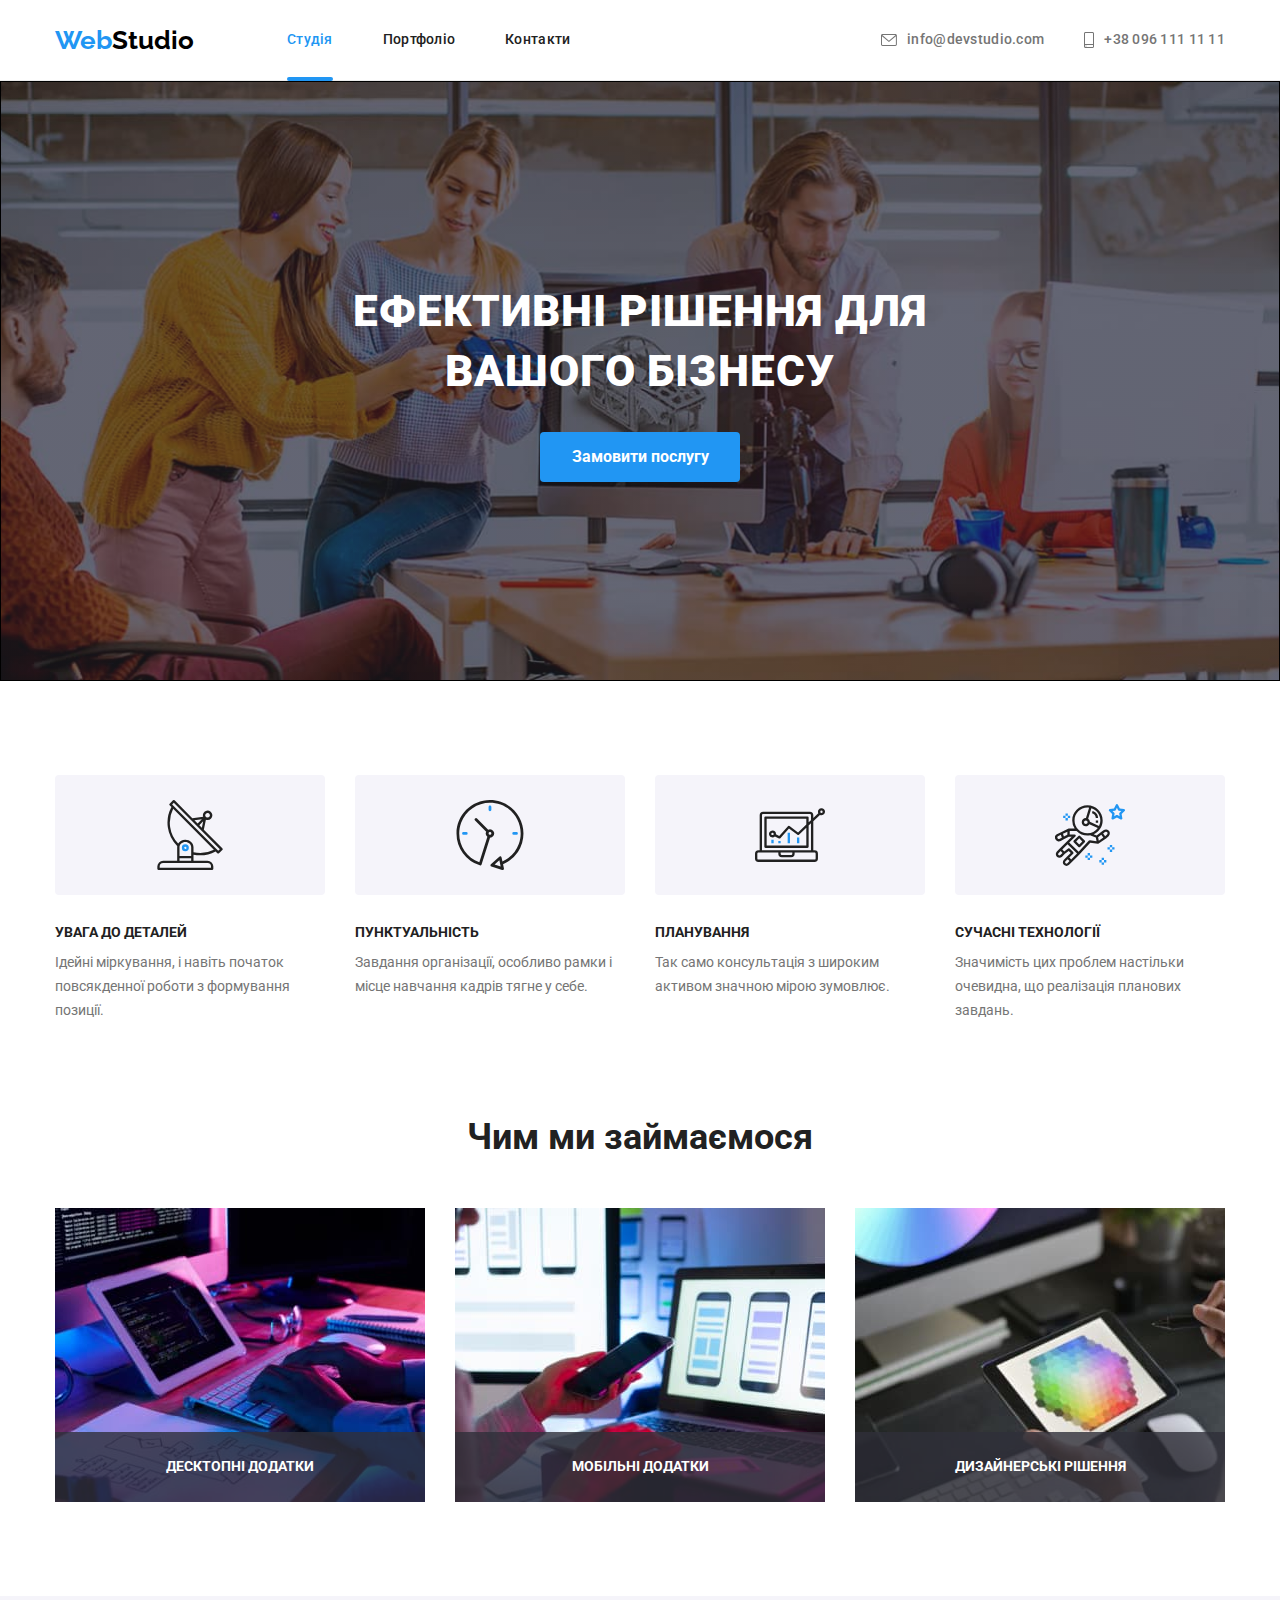
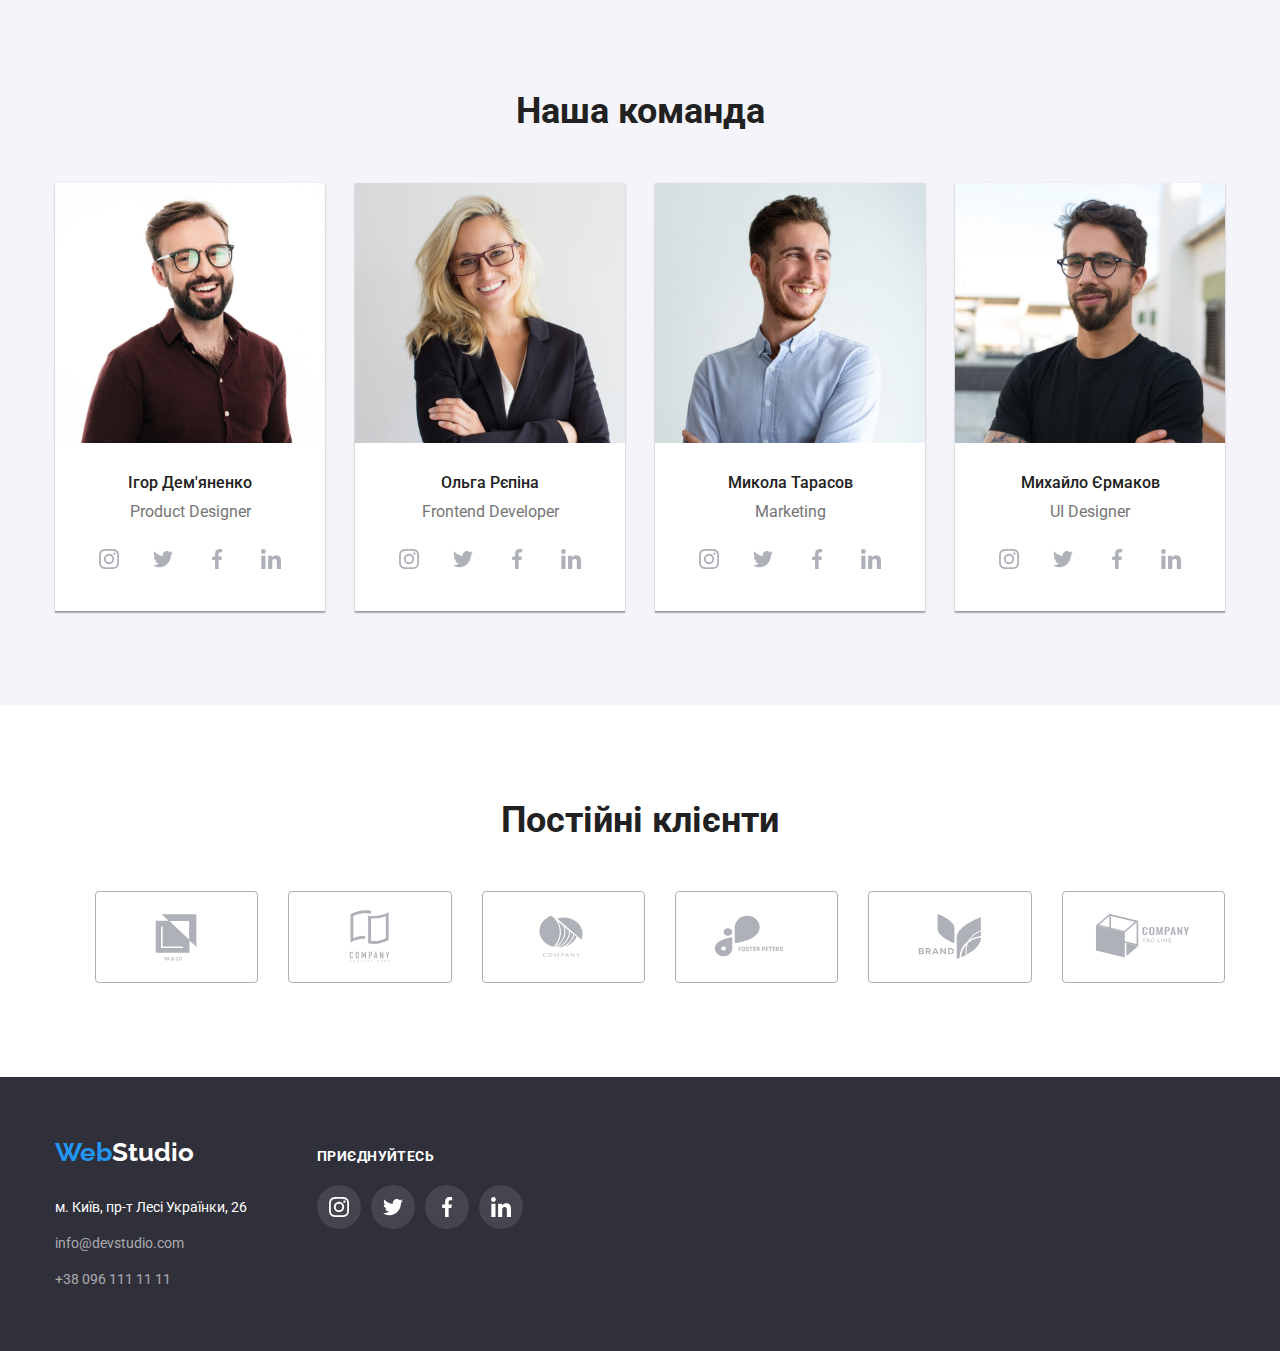
<file: index.html>
<!DOCTYPE html>
<html lang="uk">
  <head>
    <meta charset="UTF-8" />
    <meta http-equiv="X-UA-Compatible" content="IE=edge" />
    <meta name="viewport" content="width=device-width, initial-scale=1.0" />
    <title>Студія</title>
    <link
      href="https://fonts.googleapis.com/css2?family=Raleway:wght@700&family=Roboto:wght@400;500;700;900&display=swap"
      rel="stylesheet"
    />
    <link
      rel="stylesheet"
      href="https://cdnjs.cloudflare.com/ajax/libs/modern-normalize/1.1.0/modern-normalize.min.css"
    />
    <link rel="stylesheet" href="./css/styles.css" />
  </head>
  <body>
    <!--Шапка профілю-->
    <header class="header">
      <div class="container main-nav">
        <a href="./index.html" class="logo link"><span class="accent">Web</span>Studio</a>
        <nav class="nav-style">
          <ul class="site-nav list">
            <li class="item emphasis"><a href="./index.html" class="link current">Студія</a></li>
            <li class="item"><a href="./portfolio.html" class="link">Портфоліо</a></li>
            <li class="item"><a href="" class="link">Контакти</a></li>
          </ul>
        </nav>
        <ul class="auth-nav list">
          <li class="item">
          <a href="mailto:info@devstudio.com" class="link">
            <svg width="16" height="12">
              <use href="./images/icons.svg#icon-mail"></use>
            </svg>
            info@devstudio.com</a>
          </li>
          <li class="item"><a href="tel:+380961111111" class="link">
            <svg width="10" height="16">
              <use href="./images/icons.svg#icon-phone"></use>
            </svg> 
            +38 096 111 11 11</a></li>
        </ul>
      </div>
    </header>
    <main>
      <!--Герой-->
      <section class="hero ovarlay">
        <div class="container">
          <h1 class="hero-titlle">Ефективні рішення для вашого бізнесу</h1>
          <button data-modal-open class="hero-button" type="button">Замовити послугу</button>
        </div>
      </section>
      <!--Переваги-->
      <section class="section">
        <div class="container">
          <h2 class="visually-hidden">Переваги</h2>
          <ul class="list position">
            <li>
              <div class="advantage-style">
                <svg width="70" height="70">
                  <use href="./images/icons.svg#icon-antenna"></use>
                </svg>
              </div>
              <h3 class="section-titlle">Увага до деталей</h3>
              <p class="section-text">
                Ідейні міркування, і навіть початок повсякденної роботи з формування позиції.
              </p>
            </li>
            <li>
              <div class="advantage-style">
                <svg width="70" height="70">
                  <use href="./images/icons.svg#icon-clock"></use>
                </svg>
              </div>
              <h3 class="section-titlle">Пунктуальність</h3>
              <p class="section-text">
                Завдання організації, особливо рамки і місце навчання кадрів тягне у себе.
              </p>
            </li>
            <li>
              <div class="advantage-style">
                <svg width="70" height="70">
                  <use href="./images/icons.svg#icon-diagram"></use>
                </svg>
              </div>
              <h3 class="section-titlle">Планування</h3>
              <p class="section-text">
                Так само консультація з широким активом значною мірою зумовлює.
              </p>
            </li>
            <li>
              <div class="advantage-style">
                <svg width="70" height="70">
                  <use href="./images/icons.svg#icon-astronaut"></use>
                </svg>
              </div>
              <h3 class="section-titlle">Сучасні технології</h3>
              <p class="section-text">
                Значимість цих проблем настільки очевидна, що реалізація планових завдань.
              </p>
            </li>
          </ul>
        </div>
      </section>
      <!--Приклади робіт-->
      <section class="section no-padding">
        <div class="container">
          <h2 class="heading">Чим ми займаємося</h2>
          <ul class="list exemple">
            <li class="exemple-icon">
              <img
                class="images"
                src="./images/icon1.jpg"
                alt="Комп'ютер"
                width="370"
                height="294"
              />
                <h2 class="exemple-text">
                  Десктопні додатки
                </h2>
            </li>
            <li class="exemple-icon">
              <img class="images" src="./images/icon2.jpg" alt="Телефон" width="370" height="294" />
                <h2 class="exemple-text">Мобільні додатки</h2>
            </li>
            <li class="exemple-icon">
              <img class="images" src="./images/icon3.jpg" alt="Планшет" width="370" height="294" />
                <h2 class="exemple-text">
                  Дизайнерські рішення
                </h2>
            </li>
          </ul>
        </div>
      </section>
      <!--Працівники-->
      <section class="design section">
        <div class="container">
          <h2 class="heading">Наша команда</h2>
          <ul class="aside list team">
            <li class="shadov-employees">
              <img
                class="images"
                src="./images/foto1.jpg"
                alt="Фото Ігоря Дем'яненко"
                width="270"
                height="260"
              />
              <div class="design-color">
                <h3 class="aside-titlle">Ігор Дем'яненко</h3>
                <p class="aside-text">Product Designer</p>
                <ul class="socials-list">
                  <li class="list-item">
                    <a href="#" class="socials-link" >
                      <svg width="20" height="20"> 
                        <use href="./images/icons.svg#icon-instagram"></use>
                      </svg>
                    </a>
                  </li>
                  <li class="list-item">
                    <a href="#" class="socials-link">
                      <svg width="20" height="20"> 
                        <use href="./images/icons.svg#icon-twitter"></use>
                      </svg>
                    </a>
                  </li>
                  <li class="list-item">
                    <a href="#" class="socials-link">
                      <svg width="20" height="20"> 
                        <use href="./images/icons.svg#icon-facebook"></use>
                      </svg>
                    </a>
                  </li>
                  <li class="list-item">
                    <a href="#" class="socials-link">
                      <svg width="20" height="20"> 
                        <use href="./images/icons.svg#icon-linkedin"></use>
                      </svg>
                    </a>
                  </li>
                </ul>
              </div>
            </li>
            <li class="shadov-employees">
              <img
                class="images"
                src="./images/foto2.jpg"
                alt="Фото Ольги Рєпіной"
                width="270"
                height="260"
              />
              <div class="design-color">
                <h3 class="aside-titlle">Ольга Рєпіна</h3>
                <p class="aside-text">Frontend Developer</p>
                <ul class="socials-list">
                  <li class="list-item">
                    <a href="#" class="socials-link">
                      <svg width="20" height="20"> 
                        <use href="./images/icons.svg#icon-instagram"></use>
                      </svg>
                    </a>
                  </li>
                  <li class="list-item">
                    <a href="#" class="socials-link">
                      <svg width="20" height="20"> 
                        <use href="./images/icons.svg#icon-twitter"></use>
                      </svg>
                    </a>
                  </li>
                  <li class="list-item">
                    <a href="#" class="socials-link">
                      <svg width="20" height="20"> 
                        <use href="./images/icons.svg#icon-facebook"></use>
                      </svg>
                    </a>
                  </li>
                  <li class="list-item">
                    <a href="#" class="socials-link">
                      <svg width="20" height="20"> 
                        <use href="./images/icons.svg#icon-linkedin"></use>
                      </svg>
                    </a>
                  </li>
                </ul>
              </div>
            </li>
            <li class="shadov-employees">
              <img
                class="images"
                src="./images/foto3.jpg"
                alt="Фото Миколи Тарасова"
                width="270"
                height="260"
              />
              <div class="design-color">
                <h3 class="aside-titlle">Микола Тарасов</h3>
                <p class="aside-text">Marketing</p>
                <ul class="socials-list">
                  <li class="list-item">
                    <a href="#" class="socials-link">
                      <svg width="20" height="20"> 
                        <use href="./images/icons.svg#icon-instagram"></use>
                      </svg>
                    </a>
                  </li>
                  <li class="list-item">
                    <a href="#" class="socials-link">
                      <svg width="20" height="20"> 
                        <use href="./images/icons.svg#icon-twitter"></use>
                      </svg>
                    </a>
                  </li>
                  <li class="list-item">
                    <a href="#" class="socials-link">
                      <svg width="20" height="20"> 
                        <use href="./images/icons.svg#icon-facebook"></use>
                      </svg>
                    </a>
                  </li>
                  <li class="list-item">
                    <a href="#" class="socials-link">
                      <svg width="20" height="20"> 
                        <use href="./images/icons.svg#icon-linkedin"></use>
                      </svg>
                    </a>
                  </li>
                </ul>
              </div>
            </li>
            <li class="shadov-employees">
              <img
                class="images"
                src="./images/foto4.jpg"
                alt="Фото Михайла Єрмакова"
                width="270"
                height="260"
              />
              <div class="design-color">
                <h3 class="aside-titlle">Михайло Єрмаков</h3>
                <p class="aside-text">UI Designer</p>
                <ul class="socials-list">
                  <li class="list-item">
                    <a href="#" class="socials-link">
                      <svg width="20" height="20"> 
                        <use href="./images/icons.svg#icon-instagram"></use>
                      </svg>
                    </a>
                  </li>
                  <li class="list-item">
                    <a href="#" class="socials-link">
                      <svg width="20" height="20"> 
                        <use href="./images/icons.svg#icon-twitter"></use>
                      </svg>
                    </a>
                  </li>
                  <li class="list-item">
                    <a href="#" class="socials-link">
                      <svg width="20" height="20"> 
                        <use href="./images/icons.svg#icon-facebook"></use>
                      </svg>
                    </a>
                  </li>
                  <li class="list-item">
                    <a href="#" class="socials-link">
                      <svg width="20" height="20"> 
                        <use href="./images/icons.svg#icon-linkedin"></use>
                      </svg>
                    </a>
                  </li>
                </ul>
              </div>
            </li>
          </ul>
        </div>
      </section>
      <!--Постійні клієнти-->
      <section class="section">
        <div class="container">
          <h2 class="heading">Постійні клієнти</h2>
          <ul class="client-company">
            <li class="client-list">
              <a href="#" class="client-icon">
                <svg width="106" height="60">
                  <use href="./images/icons.svg#icon-Logo"></use>
                </svg>
              </a>
            </li>
            <li class="client-list">
              <a href="#" class="client-icon">
                <svg width="106" height="60">
                  <use href="./images/icons.svg#icon-Logo-1"></use>
                </svg>
              </a>
            </li>
            <li class="client-list">
              <a href="#" class="client-icon">
                <svg width="106" height="60">
                  <use href="./images/icons.svg#icon-Logo-2"></use>
                </svg>
              </a>
            </li>
            <li class="client-list">
              <a href="#" class="client-icon">
                <svg width="106" height="60">
                  <use href="./images/icons.svg#icon-Logo-3"></use>
                </svg>
              </a>
            </li>
            <li class="client-list">
              <a href="#" class="client-icon">
                <svg width="106" height="60">
                  <use href="./images/icons.svg#icon-Logo-4"></use>
                </svg>
              </a>
            </li>
            <li class="client-list">
              <a href="#" class="client-icon">
                <svg width="106" height="60">
                  <use href="./images/icons.svg#icon-Logo-5"></use>
                </svg>
              </a>
            </li>
          </ul>
        </div>
      </section>
    </main>
    <!--Футер-->
    <footer class="footer">
      <div class="container footer-box">
        <div>
          <a href="./index.html" class="logo link retreat"><span class="accent">Web</span>Studio</a>
        <address>
          <ul class="footer-nav list">
            <li class="footer-style">
              <a href="https://goo.gl/maps/CPtrU1FHBa2aNyZL9" class="adress link"
                >м. Київ, пр-т Лесі Українки, 26</a
              >
            </li>
            <li class="footer-style">
              <a href="mailto:info@devstudio.com" class="contacts link">info@devstudio.com</a>
            </li>
            <li class="footer-style no-margin">
              <a href="tel:+380961111111" class="contacts link">+38 096 111 11 11</a>
            </li>
          </ul>
        </address>
        </div>
        <div>
          <h2 class="footer-titlle">Приєднуйтесь</h2>
          <ul class="join-social-links list">
            <li class="list-item">
              <a href="#" class="socials-link-footer" >
                <svg width="20" height="20"> 
                  <use href="./images/icons.svg#icon-instagram"></use>
                </svg>
              </a>
            </li>
            <li class="list-item">
              <a href="#" class="socials-link-footer">
                <svg width="20" height="20"> 
                  <use href="./images/icons.svg#icon-twitter"></use>
                </svg>
              </a>
            </li>
            <li class="list-item">
              <a href="#" class="socials-link-footer">
                <svg width="20" height="20"> 
                  <use href="./images/icons.svg#icon-facebook"></use>
                </svg>
              </a>
            </li>
            <li class="list-item">
              <a href="#" class="socials-link-footer">
                <svg width="20" height="20"> 
                  <use href="./images/icons.svg#icon-linkedin"></use>
                </svg>
              </a>
            </li>
          </ul>
        </div>
      </div>
    </footer>
    <div class="backdrop is-hidden" data-modal>
      <div class="modal">
        <button data-modal-close class="modal-buttom" type="button">
          <svg width="18" height="18">
            <use href="./images/icons.svg#icon-close">
            </use>
          </svg>
        </button>
      </div>
    </div>

    <script src="./js/modal.js"></script>
  </body>
</html>
</file>
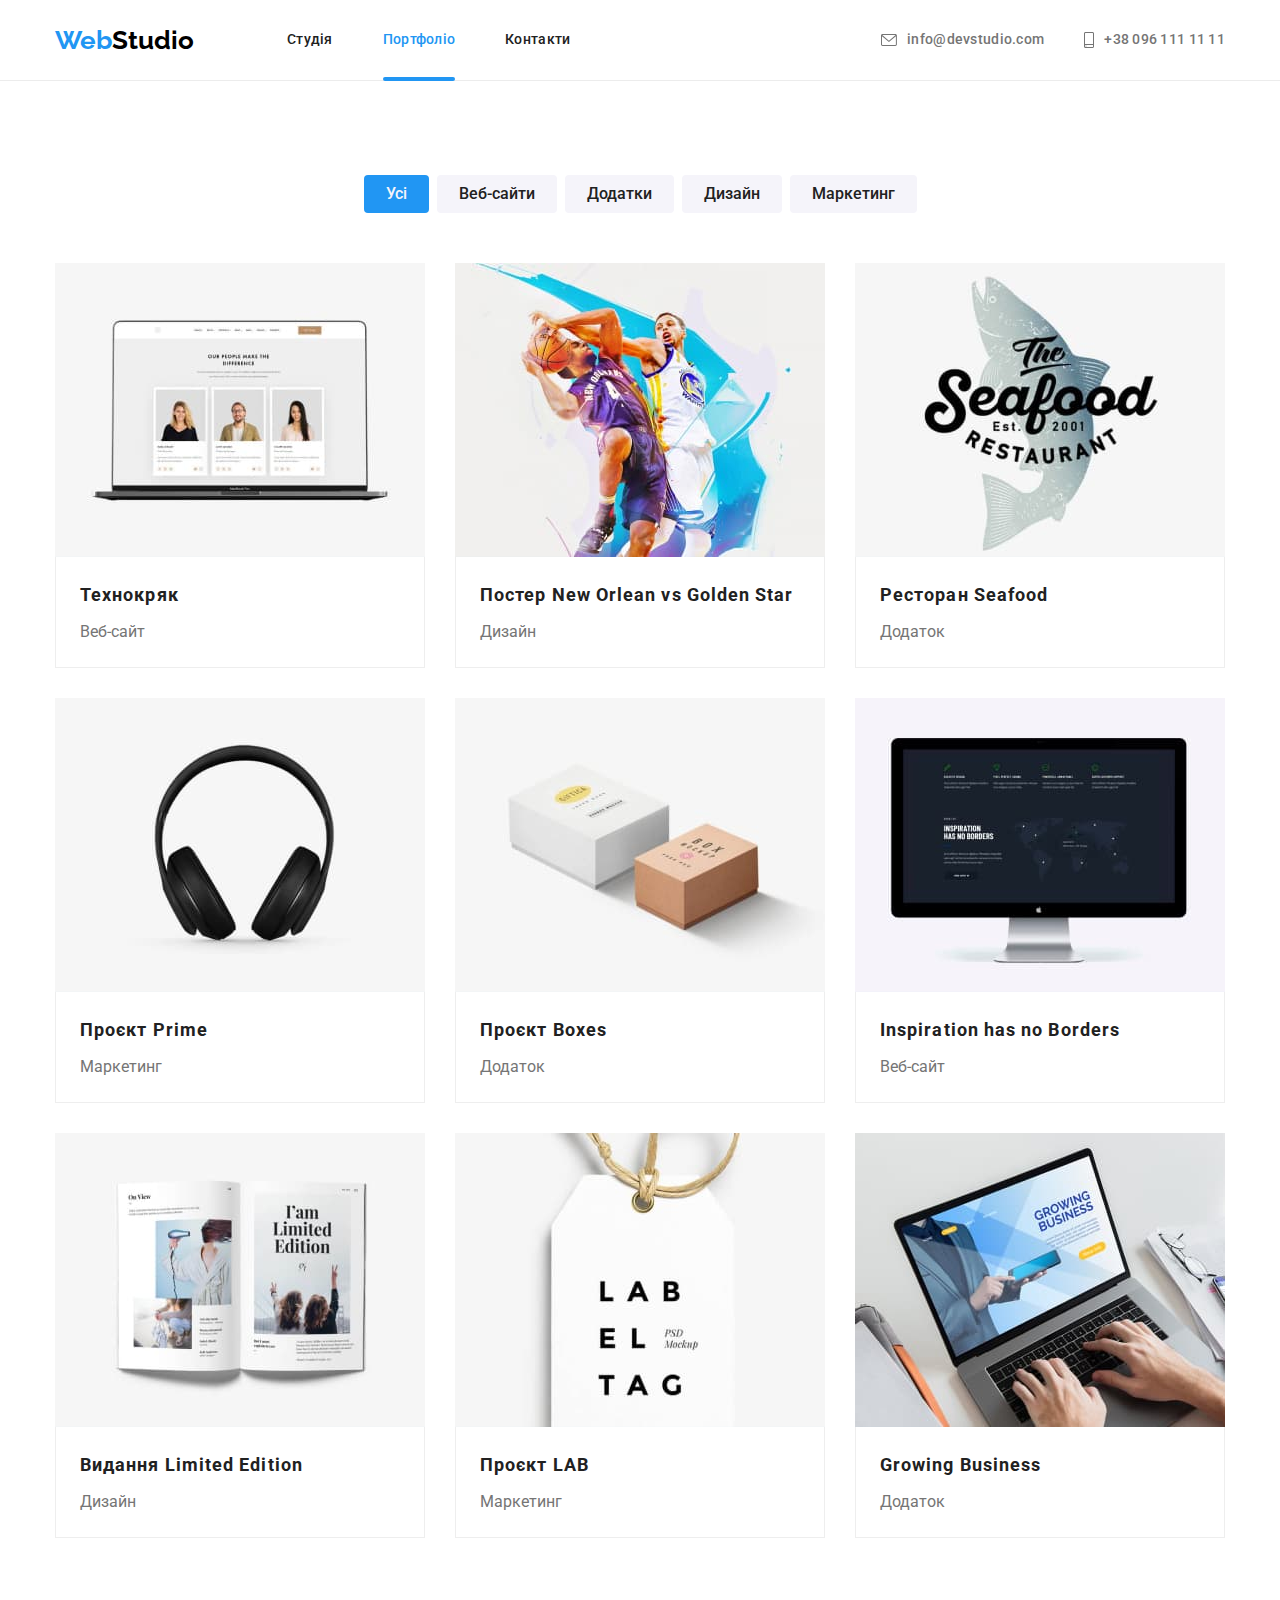
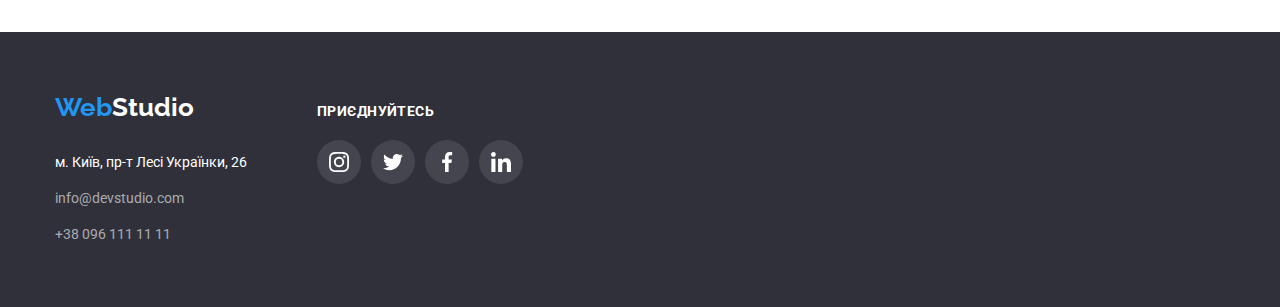
<file: portfolio.html>
<!DOCTYPE html>
<html lang="uk">
  <head>
    <meta charset="UTF-8" />
    <meta http-equiv="X-UA-Compatible" content="IE=edge" />
    <meta name="viewport" content="width=device-width, initial-scale=1.0" />
    <title>Портфоліо</title>
    <link
      href="https://fonts.googleapis.com/css2?family=Raleway:wght@700&family=Roboto:wght@400;500;700;900&display=swap"
      rel="stylesheet"
    />
    <link
      rel="stylesheet"
      href="https://cdnjs.cloudflare.com/ajax/libs/modern-normalize/1.1.0/modern-normalize.min.css"
    />
    <link rel="stylesheet" href="./css/styles.css" />
  </head>
  <body>
    <!--Шапка профілю-->
    <header class="header">
      <div class="container main-nav">
        <a href="./index.html" class="logo link"><span class="accent">Web</span>Studio</a>
        <nav class="nav-style">
          <ul class="site-nav list">
            <li class="item"><a href="./index.html" class="link">Студія</a></li>
            <li class="item emphasis"><a href="./portfolio.html" class="link current">Портфоліо</a></li>
            <li class="item"><a href="" class="link">Контакти</a></li>
          </ul>
        </nav>
        <ul class="auth-nav list">
          <li class="item">
            <a href="mailto:info@devstudio.com" class="link">
              <svg width="16" height="12">
                <use href="./images/icons.svg#icon-mail"></use>
              </svg>
              info@devstudio.com</a>
          </li>
          <li class="item"><a href="tel:+380961111111" class="link">
            <svg width="10" height="16">
              <use href="./images/icons.svg#icon-phone"></use>
            </svg>
            +38 096 111 11 11</a></li>
        </ul>
      </div>
    </header>
    <main>
      <!--Послуги-->
      <section class="section">
        <div class="container">
          <h1 class="visually-hidden">Портфоліо</h1>
          <ul class="page list">
            <li><button type="button" class="page-button current">Усі</button></li>
            <li><button type="button" class="page-button">Веб-сайти</button></li>
            <li><button type="button" class="page-button">Додатки</button></li>
            <li><button type="button" class="page-button">Дизайн</button></li>
            <li><button type="button" class="page-button">Маркетинг</button></li>
          </ul>
          <ul class="blok list">
            <li class="portfolio-examples-items">
              <a href="" class="link portfolio-examples-link">
                <div class="portfolio-thumb">
                <img
                  class="images"
                  src="./images/img1.jpg"
                  alt="Технокряк"
                  width="370"
                  height="294"
                />
                <p class="portfolio-overlay">Ресурс пропонує комплексні пропозиції з різним рівнем функціоналу та сервісів. Все це дозволить відвідувачу отримати вичерпні відомості про компанію чи приватну особу.</p>
              </div>
                <div class="wrapper border">
                  <h2 class="blok-titlle">Технокряк</h2>
                  <p class="blok-text">Веб-сайт</p>
                </div>
              </a>
            </li>
            <li class="portfolio-examples-items">
              <a href="" class="link portfolio-examples-link">
                <div class="portfolio-thumb">
                <img
                  class="images"
                  src="./images/img2.jpg"
                  alt="Постер New Orlean vs Golden Star"
                  width="370"
                  height="294"
                />
                <p class="portfolio-overlay">Ресурс пропонує комплексні пропозиції з різним рівнем функціоналу та сервісів. Все це дозволить відвідувачу отримати вичерпні відомості про компанію чи приватну особу.</p>
              </div>
                <div class="wrapper border">
                  <h2 class="blok-titlle">Постер New Orlean vs Golden Star</h2>
                  <p class="blok-text">Дизайн</p>
                </div>
              </a>
            </li>
            <li class="portfolio-examples-items">
              <a href="" class="link portfolio-examples-link">
                <div class="portfolio-thumb">
                <img
                  class="images"
                  src="./images/img3.jpg"
                  alt="Ресторан Seafood"
                  width="370"
                  height="294"
                />
                <p class="portfolio-overlay">Ресурс пропонує комплексні пропозиції з різним рівнем функціоналу та сервісів. Все це дозволить відвідувачу отримати вичерпні відомості про компанію чи приватну особу.</p>
                </div>
                <div class="wrapper border">
                  <h2 class="blok-titlle">Ресторан Seafood</h2>
                  <p class="blok-text">Додаток</p>
                </div>
              </a>
            </li>
            <li class="portfolio-examples-items">
              <a href="" class="link portfolio-examples-link">
                <div class="portfolio-thumb">
                <img
                  class="images"
                  src="./images/img4.jpg"
                  alt="Проєкт Prime"
                  width="370"
                  height="294"
                />
                <p class="portfolio-overlay">Ресурс пропонує комплексні пропозиції з різним рівнем функціоналу та сервісів. Все це дозволить відвідувачу отримати вичерпні відомості про компанію чи приватну особу.</p>
                </div>
                <div class="wrapper border">
                  <h2 class="blok-titlle">Проєкт Prime</h2>
                  <p class="blok-text">Маркетинг</p>
                </div>
              </a>
            </li>
            <li class="portfolio-examples-items">
              <a href="" class="link portfolio-examples-link">
                <div class="portfolio-thumb">
                <img
                  class="images"
                  src="./images/img5.jpg"
                  alt="Проєкт Boxes"
                  width="370"
                  height="294"
                />
                <p class="portfolio-overlay">Ресурс пропонує комплексні пропозиції з різним рівнем функціоналу та сервісів. Все це дозволить відвідувачу отримати вичерпні відомості про компанію чи приватну особу.</p>
                </div>
                <div class="wrapper border">
                  <h2 class="blok-titlle">Проєкт Boxes</h2>
                  <p class="blok-text">Додаток</p>
                </div>
              </a>
            </li>
            <li class="portfolio-examples-items">
              <a href="" class="link portfolio-examples-link">
                <div class="portfolio-thumb">
                <img
                  class="images"
                  src="./images/img6.jpg"
                  alt="Inspiration has no Borders"
                  width="370"
                  height="294"
                />
                <p class="portfolio-overlay">Ресурс пропонує комплексні пропозиції з різним рівнем функціоналу та сервісів. Все це дозволить відвідувачу отримати вичерпні відомості про компанію чи приватну особу.</p>
                </div>
                <div class="wrapper border">
                  <h2 class="blok-titlle">Inspiration has no Borders</h2>
                  <p class="blok-text">Веб-сайт</p>
                </div>
              </a>
            </li>
            <li class="portfolio-examples-items">
              <a href="" class="link portfolio-examples-link">
                <div class="portfolio-thumb">
                <img
                  class="images"
                  src="./images/img7.jpg"
                  alt="Видання Limited Edition"
                  width="370"
                  height="294"
                />
                <p class="portfolio-overlay">Ресурс пропонує комплексні пропозиції з різним рівнем функціоналу та сервісів. Все це дозволить відвідувачу отримати вичерпні відомості про компанію чи приватну особу.</p>
                </div>
                <div class="wrapper border">
                  <h2 class="blok-titlle">Видання Limited Edition</h2>
                  <p class="blok-text">Дизайн</p>
                </div>
              </a>
            </li>
            <li class="portfolio-examples-items">
              <a href="" class="link portfolio-examples-link">
                <div class="portfolio-thumb">
                <img
                  class="images"
                  src="./images/img8.jpg"
                  alt="Проєкт LAB"
                  width="370"
                  height="294"
                />
                <p class="portfolio-overlay">Ресурс пропонує комплексні пропозиції з різним рівнем функціоналу та сервісів. Все це дозволить відвідувачу отримати вичерпні відомості про компанію чи приватну особу.</p>
              </div>
                <div class="wrapper border">
                  <h2 class="blok-titlle">Проєкт LAB</h2>
                  <p class="blok-text">Маркетинг</p>
                </div>
              </a>
            </li>
            <li class="portfolio-examples-items">
              <a href="" class="link portfolio-examples-link">
                <div class="portfolio-thumb">
                <img
                  class="images"
                  src="./images/img9.jpg"
                  alt="Growing Business"
                  width="370"
                  height="294"
                />
                <p class="portfolio-overlay">Ресурс пропонує комплексні пропозиції з різним рівнем функціоналу та сервісів. Все це дозволить відвідувачу отримати вичерпні відомості про компанію чи приватну особу.</p>
                </div>
                <div class="wrapper border">
                  <h2 class="blok-titlle">Growing Business</h2>
                  <p class="blok-text">Додаток</p>
                </div>
              </a>
            </li>
          </ul>
        </div>
      </section>
    </main>
    <!--Футер-->
    <footer class="footer">
      <div class="container footer-box">
        <div>
          <a href="./index.html" class="logo link retreat"><span class="accent">Web</span>Studio</a>
        <address>
          <ul class="footer-nav list">
            <li class="footer-style">
              <a href="https://goo.gl/maps/CPtrU1FHBa2aNyZL9" class="adress link"
                >м. Київ, пр-т Лесі Українки, 26</a
              >
            </li>
            <li class="footer-style">
              <a href="mailto:info@devstudio.com" class="contacts link">info@devstudio.com</a>
            </li>
            <li class="footer-style no-margin">
              <a href="tel:+380961111111" class="contacts link">+38 096 111 11 11</a>
            </li>
          </ul>
        </address>
        </div>
        <div>
          <h2 class="footer-titlle">Приєднуйтесь</h2>
          <ul class="join-social-links list">
            <li class="list-item">
              <a href="#" class="socials-link-footer" >
                <svg width="20" height="20"> 
                  <use href="./images/icons.svg#icon-instagram"></use>
                </svg>
              </a>
            </li>
            <li class="list-item">
              <a href="#" class="socials-link-footer">
                <svg width="20" height="20"> 
                  <use href="./images/icons.svg#icon-twitter"></use>
                </svg>
              </a>
            </li>
            <li class="list-item">
              <a href="#" class="socials-link-footer">
                <svg width="20" height="20"> 
                  <use href="./images/icons.svg#icon-facebook"></use>
                </svg>
              </a>
            </li>
            <li class="list-item">
              <a href="#" class="socials-link-footer">
                <svg width="20" height="20"> 
                  <use href="./images/icons.svg#icon-linkedin"></use>
                </svg>
              </a>
            </li>
          </ul>
        </div>
      </div>
    </footer>
  </body>
</html>
</file>
<file: css/styles.css>
html {
    box-sizing: border-box;
}
*,
*::before,
*::after {
    box-sizing: inherit;
}

h1, h2, h3, p, ul {
    margin-top: 0px;
    margin-bottom: 0px;
}

:root {
    --primary-text-color: #212121;
    --tittle-text-color: #757575;
    --accent-color-blue: #2196F3;
    --accent-color-white: #FFFFFF;
    --additional-text-color: #000000;
    --background-color-gray: #2F303A;
    --additional-text-transparent : rgba(255, 255, 255, 0.6);
    --background-color-for-button : #F5F4FA;
    --border-for-header-color: #ECECEC;
    --border-for-card-color:#EEEEEE;
    --social-link-color:#AFB1B8;
    --footer-background-icon:rgba(255, 255, 255, 0.1);
    --background-exemple-text: rgba(47, 48, 58, 0.8);
    --background-backdrop:rgba(0, 0, 0, 0.2);
    --background-color-portfolio:rgba(33, 150, 243, 0.9);
}

body{
    color: var(--primary-text-color);
    font-family: Roboto, sans-serif; 
} 
/* Загальні налаштування */
.container {
    margin-left: auto;
    margin-right: auto;
    padding-left: 15px;
    padding-right: 15px;
    width: 1200px;
}
.images {
    display: block;
    max-width: 100%;
    height: auto;
}
.section {
    padding: 94px 0;
}
.no-padding {
    padding-top: 0;
}
.list {
    list-style: none;
    padding-left: 0;
}
.link {
    text-decoration: none;
}  

/* Шапка */
.header {
    border-bottom: 1px solid var(--border-for-header-color);
}
.logo{
    color: var(--additional-text-color);
    font-family: Raleway, sans-serif;
    font-weight: 700;
    font-size: 26px;
    line-height: 1.19;
}
.accent{
    color: var(--accent-color-blue);
}
.site-nav, .auth-nav {
    font-weight: 500;
    font-size: 14px;
    line-height: 1.14;
    letter-spacing: 0.02em;
}
.site-nav {
    display: flex;
    padding-left: 0;
}
.auth-nav {
    display: flex;
    align-items: center;
    margin-left: auto;
}
.site-nav .item + .item {
    margin-left: 50px;
}
.auth-nav .item + .item {
    margin-left: 40px;
}
.site-nav .link {
    display: block;
    padding: 32px 0;
    color: var(--primary-text-color);   
    transition-property: color;
    transition-duration: 250ms;
    transition-timing-function: cubic-bezier(0.4, 0, 0.2, 1);
}
.site-nav .link:hover, .site-nav .link:focus {
    color: var(--accent-color-blue);
}
.site-nav .current {
    color: var(--accent-color-blue);
}
.item {
    position: relative;

}
.emphasis {
    color: var(--accent-color-blue);
}
.emphasis::after {
    content: "";
    display: block;
    position: absolute;
    bottom: 0;
    left: 0;
    width: 100%;
    height: 4px;
    background-color: var(--accent-color-blue);
    border-radius: 2px;
    bottom: -1px;
}
.auth-nav .link {
    display: flex;
    gap: 10px;
    align-items: center;
    padding-top: 32px;
    padding-bottom: 32px;
    color: var(--tittle-text-color);
    fill: var(--tittle-text-color);
    transition-property: color, fill;
    transition-duration: 250ms;
    transition-timing-function: cubic-bezier(0.4, 0, 0.2, 1);
}
.auth-nav .link:hover, .auth-nav .link:focus{
    color: var(--accent-color-blue);
    fill: var(--accent-color-blue);
}
.auth-nav .current {
    color: var(--accent-color-blue); 
}
.main-nav {
    display: flex;
    align-items: center;
}
.nav-style { 
    margin-left: 93px;
}

/* Герой */
.hero {
    padding: 200px 0;
    text-align: center;
    letter-spacing: 0.06em;
}
.ovarlay {
    max-width: 1600px;
    height: 600px;
    margin-right: auto;
    margin-left: auto;
    background-image: linear-gradient(to right,
    rgba(47, 48, 58, 0.4),
    rgba(47, 48, 58, 0.4)),
    url("../images/background.jpg");
    border: 1px solid #000000;
    background-color: var(--background-color-gray);
    background-position: center;
    background-size: cover;
}
.hero .hero-titlle {
    text-transform: uppercase;
    margin: 0 auto 30px;
    width: 696px;
    color: var(--accent-color-white);
    font-weight: 900;
    font-size: 44px;
    line-height: 1.36;
}
.hero-button {
    display: inline;
    padding: 10px 24px;
    width: 200px;
    border: none;
    border-radius: 4px;
    cursor: pointer;
    color: var(--accent-color-white);
    background-color: var(--accent-color-blue);
    font-family: inherit;
    font-weight: 700;
    font-size: 16px;
    line-height: 1.88;
    transition-property: background-color;
    transition-duration: 250ms;
    transition-timing-function: cubic-bezier(0.4, 0, 0.2, 1);
}
.hero-button:hover, .hero-button:focus {
    background-color: #188CE8;
}

/* Переваги */
.position {
    display: flex;
    gap: 30px;
}
.visually-hidden {
    position: absolute;
    white-space: nowrap;
    width: 1px;
    height: 1px;
    overflow: hidden;
    clip: rect(0 0 0 0);
    clip-path: inset(50%);
    margin: -1px;
}
.advantage-style {
    display: flex;
    align-items: center;
    justify-content: center;
    margin-bottom: 30px;
    background-color: var(--background-color-for-button);
    border-radius: 4px;
    width: 270px;
    height: 120px;
}
.section-text, .aside-text { 
    color: var(--tittle-text-color);
}
.section-titlle {
    margin-bottom: 10px;
    font-weight: 700;
    font-size: 14px;
    line-height: 1.14;
    text-transform: uppercase;
}
.section-text {
    font-size: 14px;
    line-height: 1.7;
}

/* Приклади робіт та Працівники*/
.socials-list {
    display: flex;
    align-items: center;
    justify-content: center;
    gap: 10px;
    padding-right: 32px;
    padding-left: 32px;
    list-style: none;
}
.list-item {
    width: 44px;
    height: 44px;
}
.socials-link {
    display: flex;
    align-items: center;
    justify-content: center;
    width: 100%;
    height: 100%;
    fill: var(--social-link-color);
    background-color: var(--accent-color-white);
    border-radius: 50%;
    transition-property: background-color, fill;
    transition-duration: 250ms;
    transition-timing-function: cubic-bezier(0.4, 0, 0.2, 1);
}
.socials-link:hover, .socials-link:focus {
    background-color: var(--accent-color-blue);
    fill: var(--accent-color-white);
}
.exemple {
    display: flex;
    gap: 30px;
}
.heading {
    margin-bottom: 50px;
    font-weight: 700;
    font-size: 36px;
    line-height: 1.17;
    text-align: center;
}
.aside-titlle {
    margin-bottom: 10px;
    font-weight: 500;
    font-size: 16px;
    line-height: 1.19;
}
.aside-text {
    font-size: 16px;
    line-height: 1.19;
    margin-bottom: 16px;
}
.design {
    background-color: var(--background-color-for-button);
}
.design-color {
    background-color: var(--accent-color-white);
    padding: 30px 0;
    width: 270px;
    text-align: center;
    border-radius: 0px 0px 4px 4px;
}
.team {
    display: flex;
    gap: 30px;
}
.shadov-employees {
    box-shadow: 0px 1px 3px rgba(0, 0, 0, 0.12), 0px 1px 1px rgba(0, 0, 0, 0.14), 0px 2px 1px rgba(0, 0, 0, 0.2);
}
.exemple-icon {
    position: relative;
}
.exemple-text {
    display: flex;
    align-items: center;
    justify-content: center;
    position: absolute;
    bottom: 0;
    left: 0;
    width: 100%;
    height: 70px;
    color: var(--accent-color-white);
    font-weight: 700;
    font-size: 14px;
    line-height: 1.14;
    text-transform: uppercase;
    background: var(--background-exemple-text);
}
/* Постійні клієнти */
.client-company {
    display: flex;
    gap: 30px;
    align-items: center;
    justify-content: center;
    list-style: none;
}
.client-list {
    width: 170px;
    height: 92px;
}
.client-icon {
    display: flex;
    align-items: center;
    justify-content: center;
    width: 100%;
    height: 100%;
    fill: var(--social-link-color);
    border: 1px solid var(--social-link-color);
    border-radius: 4px;
    transition-property: background-color, fill, border;
    transition-duration: 250ms;
    transition-timing-function: cubic-bezier(0.4, 0, 0.2, 1);
}
.client-icon:hover, .client-icon:focus {
    background-color: var(--accent-color-white);
    fill: var(--accent-color-blue);
    border: 1px solid var(--accent-color-blue);
}
/* Футер */
.footer {
    background-color: var(--background-color-gray);
    padding: 60px 0;
}
.retreat {
    display: block ;
    margin-bottom: 28px;
}
.footer .logo {
    color: var(--accent-color-white);
}
.footer-nav .adress {
    color: var(--accent-color-white);
    font-size: 14px;
    line-height: 1.71;
    font-style: normal;
    transition-property: color;
    transition-duration: 250ms;
    transition-timing-function: cubic-bezier(0.4, 0, 0.2, 1);
}
.footer-nav .adress:hover,
.footer-nav .adress:focus {
    color: var(--accent-color-blue);
}
.footer-nav .contacts {
    color: var(--additional-text-transparent);
    font-size: 14px;
    line-height: 1.71;
    font-style: normal;
    transition-property: color;
    transition-duration: 250ms;
    transition-timing-function: cubic-bezier(0.4, 0, 0.2, 1);
}
.footer-nav .contacts:hover,
.footer-nav .contacts:focus {
    color: var(--accent-color-blue);
}
.footer-style {
    margin-bottom: 12px;
}
.no-margin {
    margin-bottom: 0;
}
/* Приєднуйтесь */
.footer-titlle {
    margin-bottom: 20px;
    color: var(--accent-color-white);
    font-weight: 700;
    font-size: 14px;
    line-height: 1.14;
    letter-spacing: 0.03em;
    text-transform: uppercase;
}
.join-social-links {
    display: flex;
    align-items: center;
    gap: 10px;
    justify-content: center;
}
.list-item {
    width: 44px;
    height: 44px;
}
.socials-link-footer {
    display: flex;
    align-items: center;
    justify-content: center;
    border-radius: 50%;
    width: 100%;
    height: 100%;
    fill: var(--accent-color-white); 
    background-color: var(--footer-background-icon);
    transition-property: background-color;
    transition-duration: 250ms;
    transition-timing-function: cubic-bezier(0.4, 0, 0.2, 1);
}

.socials-link-footer:hover, .socials-link-footer:focus {
    background-color: var(--accent-color-blue);
}

.footer-box {
    display: flex;
    align-items: baseline;
    gap: 70px;
}

/* Додаткове оформлення для Портфоліо */
/* Кнопки */
.page .page-button {
    display: inline;
    border: transparent;
    border-radius: 4px;
    padding: 6px 22px;
    cursor: pointer;
    color: var(--primary-text-color);
    background-color: var(--background-color-for-button);
    font-family: inherit;
    font-weight: 500;
    font-size: 16px;
    line-height: 1.63;
    text-align: center;
    transition-property: color, background-color, box-shadow;
    transition-duration: 250ms;
    transition-timing-function: cubic-bezier(0.4, 0, 0.2, 1);
}
.wrapper {
    padding: 20px 24px;
}
.border {
    border: 1px solid var(--border-for-card-color);
    border-top: none;
}
.page {
    display: flex;
    justify-content: center;
    gap: 8px;
    margin-bottom: 50px;
}
.page .page-button:hover, .page .page-button:focus {
    color: var(--accent-color-white);
    background-color: var(--accent-color-blue);
    box-shadow: 0px 3px 1px rgba(0, 0, 0, 0.1), 0px 1px 2px rgba(0, 0, 0, 0.08), 0px 2px 2px rgba(0, 0, 0, 0.12);
}
.page .current {
    color: var(--background-color-for-button);
    background-color: var(--accent-color-blue);
}
.portfolio-examples-link {
    transition-property: box-shadow;
    transition-duration: 250ms;
    transition-timing-function: cubic-bezier(0.4, 0, 0.2, 1);
}
.portfolio-examples-link:hover, .shadow-services:focus {
    display: block;
    box-shadow: 0px 1px 1px rgba(0, 0, 0, 0.12), 0px 4px 4px rgba(0, 0, 0, 0.06), 1px 4px 6px rgba(0, 0, 0, 0.16);

}
.portfolio-thumb {
    position: relative;
    overflow: hidden;
}
.portfolio-overlay {
    position: absolute;
    top: 0;
    left: 0;
    width: 100%;
    height: 100%;
    color: var(--accent-color-white);
    background-color: var(--background-color-portfolio);
    transform: translateY(100%);
    transition-property: transform;
    transition-duration: 250ms;
    transition-timing-function: cubic-bezier(0.4, 0, 0.2, 1);
    padding: 63px 24px;
    font-weight: 400;
    font-size: 18px;
    line-height: 1.56;
    letter-spacing: 0.03em;
}
.portfolio-examples-link:hover .portfolio-overlay,
.portfolio-examples-link:focus .portfolio-overlay {
    transform: translateY(0);
}

/* Герой Портфоліо */
.blok .blok-titlle {
    margin-bottom: 4px;
    color: var(--primary-text-color);
    font-size: 18px;
    line-height: 2;
    letter-spacing: 0.06em;
    text-decoration: none;
    
}
.blok .blok-text {
    text-decoration: none;
    color: var(--tittle-text-color);
    font-size: 16px;
    line-height: 1.88;
}
.blok {
    display: flex;
    flex-wrap: wrap;
    gap: 30px;
}
.portfolio-examples-items {
    width: calc((100% - 60px) / 3);
}
.portfolio-examples-items :nth-child(3n) {
    margin-right: 0;
}

/* Modal */
.backdrop {
    position: fixed;
    top: 0;
    left: 0;
    width: 100%;
    height: 100%;
    background: var(--background-backdrop);
    transition-property: opacity;
    transition-duration: 250ms;
    transition-timing-function: cubic-bezier(0.4, 0, 0.2, 1);
}
.modal {
    display: flex;
    justify-content: end;
    align-items: flex-start;
    position: absolute;
    top: 50%;
    left: 50%;
    transform: translate(-50%, -50%);
    width: 100%;
    max-width: 528px;
    height: 100%;
    max-height: 581px;
    background: var(--accent-color-white);
    box-shadow: 0px 1px 3px rgba(0, 0, 0, 0.12), 0px 1px 1px rgba(0, 0, 0, 0.14), 0px 2px 1px rgba(0, 0, 0, 0.2);
    border-radius: 4px;
}
.is-hidden {
    opacity: 0;
    visibility: hidden;
    pointer-events: none;
}
.modal-buttom {
    display: flex;
    justify-content: center;
    align-items: center;
    width: 30px;
    height: 30px;
    margin-top: 8px;
    margin-right: 8px;
    border-radius: 50%;
    background: #FFFFFF;
    border: 1px solid rgba(0, 0, 0, 0.1);
}
</file>
